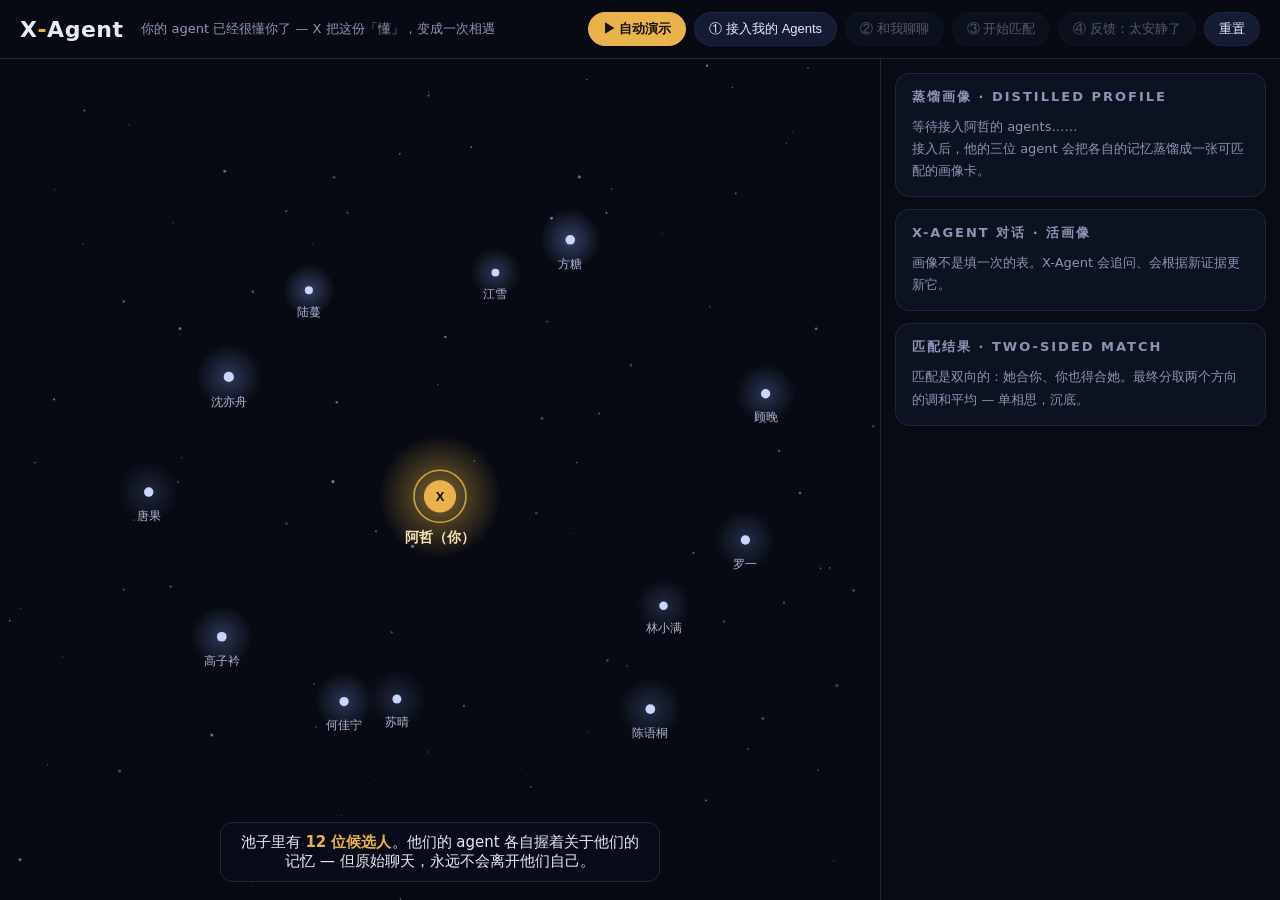
<file: index.html>
<!DOCTYPE html>
<html lang="zh-CN">
<head>
<meta charset="utf-8">
<meta name="viewport" content="width=device-width, initial-scale=1">
<title>X-Agent · 智能体池匹配网络</title>
<style>
  :root{
    --bg:#070a12; --panel:#0d1220; --line:#1d2740; --ink:#e8ecf6; --dim:#8b96b5;
    --gold:#e8b34b; --red:#ff4d5e; --cyan:#57c7ff; --green:#59d9a4;
  }
  *{box-sizing:border-box; margin:0; padding:0}
  body{background:var(--bg); color:var(--ink); font-family:"PingFang SC","Microsoft YaHei",system-ui,sans-serif; height:100vh; display:flex; flex-direction:column; overflow:hidden}
  header{display:flex; align-items:center; gap:18px; padding:12px 20px; border-bottom:1px solid var(--line); flex-wrap:wrap}
  .logo{font-size:22px; font-weight:800; letter-spacing:.5px}
  .logo b{color:var(--gold)}
  .tagline{color:var(--dim); font-size:13px}
  .controls{margin-left:auto; display:flex; gap:8px; flex-wrap:wrap}
  button{background:#141c33; color:var(--ink); border:1px solid var(--line); border-radius:999px; padding:7px 14px; font-size:13px; cursor:pointer; transition:.2s}
  button:hover:not(:disabled){border-color:var(--gold); color:var(--gold)}
  button:disabled{opacity:.35; cursor:not-allowed}
  button.primary{background:var(--gold); color:#14100a; font-weight:700; border-color:var(--gold)}
  main{flex:1; display:flex; min-height:0}
  .stage{flex:1.9; position:relative; min-width:0}
  canvas{position:absolute; inset:0; width:100%; height:100%}
  #stageCaption{position:absolute; left:50%; bottom:18px; transform:translateX(-50%); max-width:86%;
    background:rgba(10,14,26,.82); border:1px solid var(--line); border-radius:12px; padding:10px 18px;
    font-size:15px; text-align:center; backdrop-filter:blur(6px); transition:opacity .4s}
  #stageCaption b{color:var(--gold)}
  aside{width:400px; border-left:1px solid var(--line); padding:14px; overflow-y:auto; display:flex; flex-direction:column; gap:12px; background:rgba(9,12,22,.6)}
  .card{background:var(--panel); border:1px solid var(--line); border-radius:14px; padding:14px 16px}
  .card h3{font-size:13px; color:var(--dim); letter-spacing:2px; margin-bottom:10px; font-weight:600}
  .placeholder{color:var(--dim); font-size:13px; line-height:1.7}
  .fade-item{opacity:0; transform:translateY(6px); transition:opacity .5s, transform .5s}
  .fade-item.in{opacity:1; transform:none}
  .p-name{font-size:20px; font-weight:800}
  .p-meta{color:var(--dim); font-size:13px; margin-left:8px}
  .p-essence{color:#c9d2e8; font-size:13.5px; line-height:1.65; margin:8px 0 4px}
  .p-sec{margin-top:10px}
  .p-sec .k{font-size:12px; color:var(--dim); margin-bottom:5px}
  .chips{display:flex; flex-wrap:wrap; gap:5px}
  .chip{font-size:12px; padding:3px 9px; border-radius:999px; border:1px solid var(--line); background:#121a2e}
  .chip.need{border-color:#3a5a8c; color:#a9c8ff}
  .chip.offer{border-color:#7a5a1e; color:#ffd98a}
  .chip.flash{animation:flash 1.2s}
  @keyframes flash{0%{background:#3a2c07}100%{background:#121a2e}}
  .trait{display:flex; align-items:center; gap:8px; margin:5px 0; font-size:12.5px}
  .trait .t-name{width:64px; color:#c9d2e8}
  .trait .t-bar{flex:1; height:6px; background:#182136; border-radius:3px; overflow:hidden}
  .trait .t-fill{height:100%; background:linear-gradient(90deg,#3f6fd8,var(--cyan)); border-radius:3px; transition:width 1s cubic-bezier(.2,.8,.2,1)}
  .trait .t-val{width:30px; text-align:right; color:var(--dim)}
  .grid2{display:grid; grid-template-columns:1fr 1fr; gap:10px}
  .bubble{max-width:92%; padding:8px 12px; border-radius:12px; font-size:13.5px; line-height:1.55; margin:6px 0}
  .bubble.q{background:#16233f; border:1px solid #24406e}
  .bubble.a{background:#1d2a1a; border:1px solid #33512c; margin-left:auto}
  .bubble .who{font-size:11px; color:var(--dim); display:block; margin-bottom:2px}
  .winner-name{font-size:19px; font-weight:800}
  .winner-name .score{color:var(--red); margin-left:8px}
  .demoted{font-size:12px; color:var(--red); border:1px solid #5c2230; background:#2a1116; padding:2px 8px; border-radius:999px; margin-left:6px}
  .reason{font-size:13.5px; line-height:1.5; padding:5px 0 5px 18px; position:relative; color:#dbe3f4}
  .reason:before{content:"✓"; position:absolute; left:0; color:var(--green)}
  .bd-row{display:flex; align-items:center; gap:8px; margin:6px 0; font-size:12.5px}
  .bd-row .b-name{width:118px; color:#c9d2e8}
  .bd-row .b-bar{flex:1; height:6px; background:#182136; border-radius:3px; overflow:hidden}
  .bd-row .b-fill{height:100%; background:linear-gradient(90deg,#8a6a1f,var(--gold)); transition:width 1s}
  .bd-row .b-val{width:34px; text-align:right; color:var(--dim)}
  .dirline{font-size:12.5px; color:var(--dim); margin-top:8px; line-height:1.7}
  .dirline b{color:var(--ink)}
  .note{font-size:12.5px; color:#ffb3ba; background:#241016; border:1px solid #4a1f28; border-radius:10px; padding:8px 10px; line-height:1.6; margin-top:10px}
  #err{position:absolute; inset:0; display:none; place-items:center; color:#ffb3ba; font-size:15px; text-align:center; padding:30px; line-height:1.8}
</style>
</head>
<body>
<header>
  <div class="logo">X<b>-</b>Agent</div>
  <div class="tagline">你的 agent 已经很懂你了 — X 把这份「懂」，变成一次相遇</div>
  <div class="controls">
    <button id="btnAuto" class="primary">▶ 自动演示</button>
    <button id="btn1">① 接入我的 Agents</button>
    <button id="btn2" disabled>② 和我聊聊</button>
    <button id="btn3" disabled>③ 开始匹配</button>
    <button id="btn4" disabled>④ 反馈：太安静了</button>
    <button id="btnReset">重置</button>
  </div>
</header>
<main>
  <section class="stage">
    <canvas id="cv"></canvas>
    <div id="err">没能加载 demo_data.json。<br>请先运行 <b>python scripts/build_demo_data.py</b>，<br>再用 <b>python3 -m http.server</b> 打开本页（不要直接双击文件）。</div>
    <div id="stageCaption">池子里有 <b>12 位候选人</b>。他们的 agent 各自握着关于他们的记忆 — 但原始聊天，永远不会离开他们自己。</div>
  </section>
  <aside>
    <div class="card" id="profileCard">
      <h3>蒸馏画像 · DISTILLED PROFILE</h3>
      <div id="profileBody"><div class="placeholder">等待接入阿哲的 agents……<br>接入后，他的三位 agent 会把各自的记忆蒸馏成一张可匹配的画像卡。</div></div>
    </div>
    <div class="card" id="chatCard">
      <h3>X-AGENT 对话 · 活画像</h3>
      <div id="chatBody"><div class="placeholder">画像不是填一次的表。X-Agent 会追问、会根据新证据更新它。</div></div>
    </div>
    <div class="card" id="matchCard">
      <h3>匹配结果 · TWO-SIDED MATCH</h3>
      <div id="matchBody"><div class="placeholder">匹配是双向的：她合你、你也得合她。最终分取两个方向的调和平均 — 单相思，沉底。</div></div>
    </div>
  </aside>
</main>
<script>
"use strict";
const $ = s => document.querySelector(s);
const sleep = ms => new Promise(r => setTimeout(r, ms));
const cv = $("#cv"), ctx = cv.getContext("2d");
let W = 0, H = 0, DPR = 1;

function resize(){
  DPR = Math.min(2, window.devicePixelRatio || 1);
  W = cv.clientWidth; H = cv.clientHeight;
  cv.width = W * DPR; cv.height = H * DPR;
  ctx.setTransform(DPR, 0, 0, DPR, 0, 0);
}
window.addEventListener("resize", resize);

let D = null;                 // demo_data.json
const nodes = {};             // id -> {x,y,z,name,kind,r,glow}
let heroId = "azhe";
const edges = [];             // {to, state, prog, score, passed}
const pulses = [];            // {from,to,t,speed,color,width}
let stars = [];
let phase = 0, animating = false;
const agentPos = [{x:.14,y:.15},{x:.5,y:.07},{x:.86,y:.15}];

function P(nx, ny){ return [nx * W, ny * H]; }

function buildScene(){
  stars = Array.from({length:110}, () => ({x:Math.random()*W, y:Math.random()*H, r:Math.random()*1.3+.3, p:Math.random()*6.28}));
  const hero = D.protagonist;
  nodes[heroId] = {x:.5, y:.52, z:1, name:hero.name, kind:"hero", r:26};
  D.pool.forEach(p => { nodes[p.id] = {x:p.x, y:p.y, z:p.z, name:p.name, kind:"cand", r:9 + p.z*8}; });
  D.sources.forEach((s, i) => { nodes["src"+i] = {x:agentPos[i].x, y:agentPos[i].y, z:.8, name:s.name, kind:"src", r:13, desc:s.desc, alpha:0}; });
}

function spawnPulse(from, to, color, speed, width){
  pulses.push({from, to, t:0, speed:speed||0.012, color:color||"#e8b34b", width:width||2});
}

function drawNode(n, t){
  const [x, y] = P(n.x, n.y);
  const a = n.alpha === undefined ? 1 : n.alpha;
  ctx.save(); ctx.globalAlpha = a;
  if(n.kind === "hero"){
    const g = ctx.createRadialGradient(x, y, 2, x, y, n.r*2.4);
    g.addColorStop(0, "rgba(232,179,75,.5)"); g.addColorStop(1, "rgba(232,179,75,0)");
    ctx.fillStyle = g; ctx.beginPath(); ctx.arc(x, y, n.r*2.4, 0, 6.29); ctx.fill();
    ctx.fillStyle = "#e8b34b"; ctx.beginPath(); ctx.arc(x, y, n.r*.62, 0, 6.29); ctx.fill();
    ctx.strokeStyle = "rgba(232,179,75,.85)"; ctx.lineWidth = 1.6;
    ctx.beginPath(); ctx.arc(x, y, n.r, 0, 6.29); ctx.stroke();
    ctx.fillStyle = "#0a0d16"; ctx.font = "700 13px sans-serif"; ctx.textAlign = "center"; ctx.textBaseline = "middle";
    ctx.fillText("X", x, y+1);
    ctx.fillStyle = "#f4e3bb"; ctx.font = "600 14px sans-serif";
    ctx.fillText(n.name + "（你）", x, y + n.r + 16);
  } else if(n.kind === "src"){
    ctx.fillStyle = "#16233f"; ctx.strokeStyle = "#3f6fd8"; ctx.lineWidth = 1.4;
    ctx.beginPath(); ctx.arc(x, y, n.r, 0, 6.29); ctx.fill(); ctx.stroke();
    ctx.fillStyle = "#a9c8ff"; ctx.font = "11px sans-serif"; ctx.textAlign = "center"; ctx.textBaseline = "middle";
    ctx.fillText("AI", x, y);
    ctx.fillStyle = "#8b96b5"; ctx.font = "12px sans-serif";
    ctx.fillText(n.name, x, y - n.r - 12);
  } else {
    const tw = .75 + .25 * Math.sin(t/900 + n.x*20);
    const g = ctx.createRadialGradient(x, y, 1, x, y, n.r*2.1);
    g.addColorStop(0, "rgba(140,170,255," + (.34*tw) + ")"); g.addColorStop(1, "rgba(140,170,255,0)");
    ctx.fillStyle = g; ctx.beginPath(); ctx.arc(x, y, n.r*2.1, 0, 6.29); ctx.fill();
    ctx.fillStyle = "#c9d6ff"; ctx.beginPath(); ctx.arc(x, y, Math.max(2.5, n.r*.32), 0, 6.29); ctx.fill();
    ctx.fillStyle = "rgba(200,212,240,.85)"; ctx.font = "12px sans-serif"; ctx.textAlign = "center";
    ctx.fillText(n.name, x, y + n.r + 13);
  }
  ctx.restore();
}

function drawEdge(e, t){
  const a = nodes[heroId], b = nodes[e.to];
  if(!a || !b) return;
  const [x1, y1] = P(a.x, a.y), [x2, y2] = P(b.x, b.y);
  const ex = x1 + (x2 - x1) * e.prog, ey = y1 + (y2 - y1) * e.prog;
  ctx.save();
  if(e.state === "winner"){
    ctx.strokeStyle = "rgba(255,77,94,.16)"; ctx.lineWidth = 7; ctx.lineCap = "round";
    ctx.beginPath(); ctx.moveTo(x1, y1); ctx.lineTo(ex, ey); ctx.stroke();
    const grad = ctx.createLinearGradient(x1, y1, x2, y2);
    grad.addColorStop(0, "#e8b34b"); grad.addColorStop(1, "#ff4d5e");
    ctx.strokeStyle = grad; ctx.lineWidth = 2.6;
    ctx.beginPath(); ctx.moveTo(x1, y1); ctx.lineTo(ex, ey); ctx.stroke();
  } else if(e.state === "rejected"){
    ctx.strokeStyle = "rgba(255,90,100,.28)"; ctx.lineWidth = 1; ctx.setLineDash([4, 5]);
    ctx.beginPath(); ctx.moveTo(x1, y1); ctx.lineTo(ex, ey); ctx.stroke(); ctx.setLineDash([]);
    ctx.fillStyle = "rgba(255,120,130,.9)"; ctx.font = "13px sans-serif"; ctx.textAlign = "center";
    ctx.fillText("✕", (x1+x2)/2, (y1+y2)/2 - 6);
  } else if(e.state === "kept"){
    ctx.strokeStyle = "rgba(232,179,75,.20)"; ctx.lineWidth = 1.1;
    ctx.beginPath(); ctx.moveTo(x1, y1); ctx.lineTo(ex, ey); ctx.stroke();
  } else { // evaluating
    ctx.strokeStyle = "rgba(120,180,255,.75)"; ctx.lineWidth = 1.4;
    ctx.beginPath(); ctx.moveTo(x1, y1); ctx.lineTo(ex, ey); ctx.stroke();
  }
  if(e.score !== null && e.prog >= 1 && e.state !== "idle"){
    ctx.fillStyle = e.state === "winner" ? "#ffd7da" : "rgba(200,212,240,.75)";
    ctx.font = (e.state === "winner" ? "700 15px" : "12px") + " sans-serif"; ctx.textAlign = "center";
    ctx.fillText(e.score.toFixed(3), (x1+x2)/2, (y1+y2)/2 - 10);
  }
  ctx.restore();
}

function frame(t){
  ctx.clearRect(0, 0, W, H);
  for(const s of stars){
    ctx.globalAlpha = .25 + .35 * Math.abs(Math.sin(t/1400 + s.p));
    ctx.fillStyle = "#aFC4ff"; ctx.beginPath(); ctx.arc(s.x, s.y, s.r, 0, 6.29); ctx.fill();
  }
  ctx.globalAlpha = 1;
  for(const e of edges) drawEdge(e, t);
  for(let i = pulses.length - 1; i >= 0; i--){
    const p = pulses[i];
    const a = nodes[p.from], b = nodes[p.to];
    if(!a || !b){ pulses.splice(i, 1); continue; }
    const [x1, y1] = P(a.x, a.y), [x2, y2] = P(b.x, b.y);
    const x = x1 + (x2 - x1) * p.t, y = y1 + (y2 - y1) * p.t;
    ctx.save(); ctx.fillStyle = p.color; ctx.shadowColor = p.color; ctx.shadowBlur = 9;
    ctx.beginPath(); ctx.arc(x, y, p.width, 0, 6.29); ctx.fill(); ctx.restore();
    p.t += p.speed;
    if(p.t > 1) pulses.splice(i, 1);
  }
  for(const id in nodes) drawNode(nodes[id], t);
  requestAnimationFrame(frame);
}

function caption(html){ $("#stageCaption").innerHTML = html; }

function traitRow(axis, v){
  return '<div class="trait"><span class="t-name">' + axis.label + '</span>' +
    '<span class="t-bar"><span class="t-fill" data-axis="' + axis.key + '" style="width:0%"></span></span>' +
    '<span class="t-val" data-val="' + axis.key + '">' + v.toFixed(2) + '</span></div>';
}

function renderProfile(){
  const p = D.protagonist, tr = D.protagonist_traits;
  const chips = (arr, cls) => arr.map(x => '<span class="chip ' + (cls||"") + '">' + x + '</span>').join("");
  $("#profileBody").innerHTML =
    '<div class="fade-item"><span class="p-name">' + p.name + '</span><span class="p-meta">' + p.age + " · " + p.city + " · " + p.job + '</span></div>' +
    '<p class="p-essence fade-item">' + p.essence + '</p>' +
    '<div class="p-sec fade-item"><div class="k">价值观（排序）</div><div class="chips">' + chips(p.values) + '</div></div>' +
    '<div class="p-sec fade-item"><div class="k">特质滑杆 · sim 求同 / comp 互补</div>' +
      D.axes.map(a => traitRow(a, tr[a.key])).join("") + '</div>' +
    '<div class="grid2 fade-item"><div class="p-sec"><div class="k">我寻找 needs</div><div class="chips">' + chips(p.needs, "need") + '</div></div>' +
    '<div class="p-sec"><div class="k">我能给 offers</div><div class="chips">' + chips(p.offers, "offer") + '</div></div></div>' +
    '<div class="p-sec fade-item"><div class="k">兴趣</div><div class="chips">' + chips(p.interests) + '</div></div>';
  const items = $("#profileBody").querySelectorAll(".fade-item");
  items.forEach((el, i) => setTimeout(() => el.classList.add("in"), 120 * i));
  setTimeout(() => {
    D.axes.forEach(a => {
      const f = document.querySelector('[data-axis="' + a.key + '"]');
      if(f) f.style.width = (D.protagonist_traits[a.key] * 100) + "%";
    });
  }, 350);
}

async function phase1(){
  if(animating || phase >= 1) return; animating = true; phase = 1;
  caption("阿哲的三个 agent 各自蒸馏出画像的一部分 — 光流汇向 X-Agent，正在拼成同一张画像卡……");
  const srcIds = D.sources.map((_, i) => "src" + i);
  for(const id of srcIds){ nodes[id].alpha = 0; }
  for(let k = 0; k < 30; k++){
    srcIds.forEach(id => { if(nodes[id].alpha < 1) nodes[id].alpha = Math.min(1, (nodes[id].alpha||0) + .08); });
    if(k % 4 === 0) srcIds.forEach(id => spawnPulse(id, heroId, "#57c7ff", .02, 1.8));
    await sleep(50);
  }
  renderProfile();
  await sleep(900);
  caption("蒸馏完成。注意：进入池子的只有这张<b>结构化画像卡</b> — 原始聊天记录，一个字都没有离开过阿哲的 agent。");
  $("#btn2").disabled = false; animating = false;
}

async function phase2(){
  if(animating || phase >= 2) return; animating = true; phase = 2;
  $("#chatBody").innerHTML = "";
  for(const beat of D.qa_beats){
    caption("X-Agent 在追问 — 每个新答案都会被再次蒸馏，merge 进画像卡。");
    const q = document.createElement("div");
    q.className = "bubble q"; q.innerHTML = '<span class="who">X-Agent</span>' + beat.q;
    $("#chatBody").appendChild(q); await sleep(1100);
    const a = document.createElement("div");
    a.className = "bubble a"; a.innerHTML = '<span class="who">' + D.protagonist.name + '</span>' + beat.a;
    $("#chatBody").appendChild(a); await sleep(1000);
    for(const u of beat.updates){
      const axis = D.axes.find(x => u.label.indexOf(x.label) >= 0);
      if(axis){
        const f = document.querySelector('[data-axis="' + axis.key + '"]');
        const v = document.querySelector('[data-val="' + axis.key + '"]');
        if(f) f.style.width = (u.to * 100) + "%";
        if(v) v.textContent = u.to.toFixed(2);
      } else {
        const chip = [...document.querySelectorAll(".chip.need")].find(c => u.label.indexOf(c.textContent) >= 0);
        if(chip){ chip.classList.remove("flash"); void chip.offsetWidth; chip.classList.add("flash"); }
      }
    }
    await sleep(800);
  }
  caption("画像更新完毕 — 它是<b>活的</b>：置信度加权 merge，新证据推动它，但从不推翻它。");
  $("#btn3").disabled = false; animating = false;
}

function fillMatchPanel(r, title, extraNote){
  const c = r.candidate, bd = r.breakdown;
  const rows = [
    ["她覆盖你的需求", bd.needs_covered_by_candidate],
    ["你覆盖她的需求", bd.needs_covered_by_protagonist],
    ["价值观契合", bd.values], ["特质合拍/互补", bd.traits], ["共同兴趣", bd.interests],
  ];
  $("#matchBody").innerHTML =
    '<div class="winner-name">' + title + "：" + c.name + '<span class="score">' + r.score.toFixed(3) + '</span></div>' +
    '<div class="p-meta" style="margin:4px 0 6px">' + c.age + " 岁 · " + c.city + " · " + c.job + '</div>' +
    '<p class="p-essence">' + c.essence + '</p>' +
    r.reasons.map(x => '<div class="reason">' + x + '</div>').join("") +
    '<div style="margin-top:10px">' + rows.map(x =>
      '<div class="bd-row"><span class="b-name">' + x[0] + '</span><span class="b-bar"><span class="b-fill" style="width:' + (x[1]*100) + '%"></span></span><span class="b-val">' + x[1].toFixed(2) + '</span></div>').join("") + '</div>' +
    '<div class="dirline">双向分：她合你 <b>' + r.score_a_to_b.toFixed(3) + '</b> · 你合她 <b>' + r.score_b_to_a.toFixed(3) + '</b><br>最终分 = 两者的<b>调和平均</b> — 任何一头塌了，整体就塌。</div>' +
    (extraNote ? '<div class="note">' + extraNote + '</div>' : "");
}

async function lockWinner(r, captionHtml){
  const e = edges.find(x => x.to === r.candidate_id);
  if(e){ e.state = "winner"; e.score = r.score; }
  caption(captionHtml);
  const iv = setInterval(() => { if(e) spawnPulse(heroId, r.candidate_id, "#ff8a5e", .011, 2.2); }, 420);
  setTimeout(() => clearInterval(iv), 6000);
  spawnPulse(heroId, r.candidate_id, "#ff4d5e", .011, 2.6);
}

async function phase3(){
  if(animating || phase >= 3) return; animating = true; phase = 3;
  caption("开始匹配：先过硬约束，再算双向分 — 每条候选连接都会当场评估。");
  await sleep(700);
  const ranking = D.rankings.default;
  for(const r of ranking){
    const e = {to: r.candidate_id, state: "evaluating", prog: 0, score: null, passed: r.passed};
    edges.push(e);
    for(let k = 0; k <= 10; k++){ e.prog = k / 10; await sleep(24); }
    e.score = r.score;
    e.state = r.passed ? "kept" : "rejected";
    if(!r.passed) caption("✕ <b>" + r.candidate.name + "</b> 被硬约束淘汰：" + r.failed_rules[0]);
    await sleep(r.passed ? 210 : 620);
  }
  const winner = ranking.find(r => r.passed);
  fillMatchPanel(winner, "最佳连接", "");
  await lockWinner(winner, "千条连接里，只有一条亮到最后 — <b>" + winner.candidate.name + "</b>，双向匹配 " + winner.score.toFixed(3) + "。这就是红线。");
  $("#btn4").disabled = false; animating = false;
}

async function phase4(){
  if(animating || phase >= 4) return; animating = true; phase = 4;
  const fb = D.feedback;
  caption("阿哲看了一眼，说：<b>「" + fb.text + "」</b>");
  await sleep(1300);
  const oldWinner = edges.find(e => e.state === "winner");
  if(oldWinner){ oldWinner.state = "kept"; oldWinner.score = null; }
  const ranking = D.rankings.after_feedback;
  const winner = ranking.find(r => r.passed);
  const demoted = ranking.find(r => r.demoted_by_feedback && r.candidate_id === (oldWinner ? oldWinner.to : ""));
  const note = fb.note + (demoted ? " " + demoted.candidate.name + " 因此从 " +
    D.rankings.default.find(r => r.candidate_id === demoted.candidate_id).score.toFixed(3) +
    " 降到 " + demoted.score.toFixed(3) + "。" : "");
  fillMatchPanel(winner, "反馈后的连接", note);
  const e = edges.find(x => x.to === winner.candidate_id);
  if(e){ e.state = "winner"; e.score = winner.score; }
  const iv = setInterval(() => spawnPulse(heroId, winner.candidate_id, "#ff8a5e", .011, 2.2), 420);
  setTimeout(() => clearInterval(iv), 6000);
  caption("反馈没有重掷骰子 — 它变成了一条<b>可解释的门槛</b>。红线断开，又重新系上：<b>" + winner.candidate.name + "</b>。");
  animating = false;
}

$("#btn1").onclick = phase1;
$("#btn2").onclick = phase2;
$("#btn3").onclick = phase3;
$("#btn4").onclick = phase4;
$("#btnReset").onclick = () => location.reload();
$("#btnAuto").onclick = async () => {
  $("#btnAuto").disabled = true;
  await phase1(); await sleep(600);
  await phase2(); await sleep(600);
  await phase3(); await sleep(1600);
  await phase4();
};

fetch("demo_data.json").then(r => { if(!r.ok) throw new Error("bad"); return r.json(); })
  .then(data => { D = data; heroId = D.protagonist.id; resize(); buildScene(); requestAnimationFrame(frame);
    if(new URLSearchParams(location.search).has("auto")) setTimeout(() => $("#btnAuto").click(), 700); })
  .catch(() => { $("#err").style.display = "grid"; });
resize();
</script>
</body>
</html>
</file>
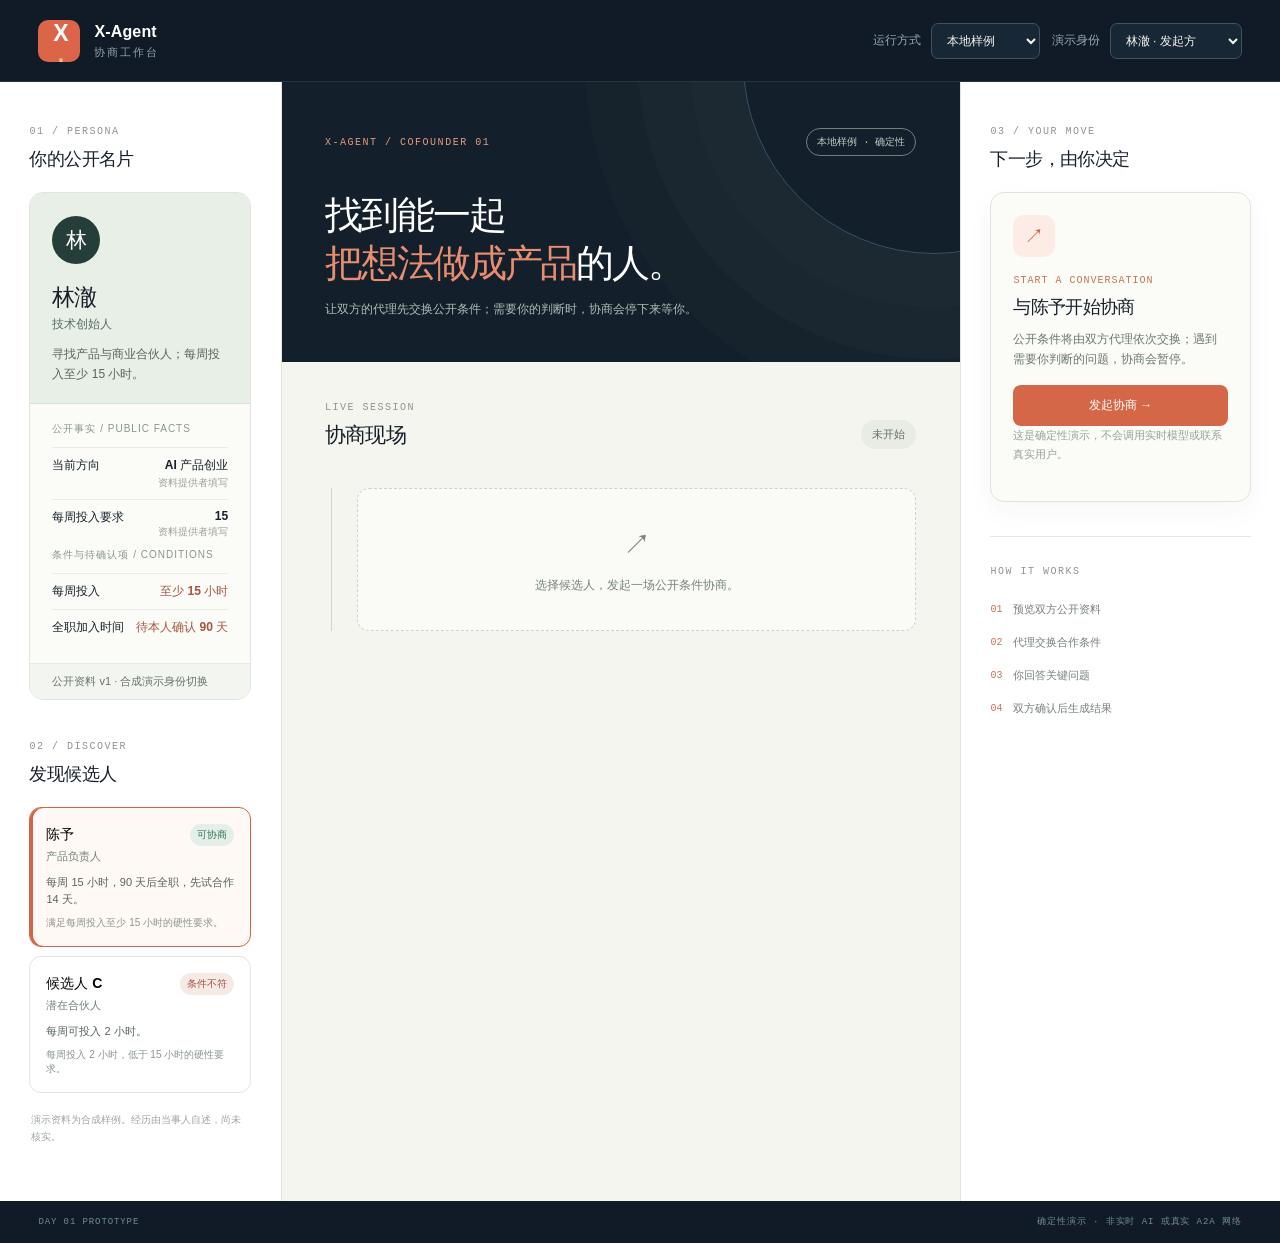
<file: web/index.html>
<!doctype html>
<html lang="zh-CN">
  <head>
    <meta charset="utf-8">
    <meta name="viewport" content="width=device-width, initial-scale=1">
    <meta name="theme-color" content="#101b27">
    <title>X-Agent · 创业合伙人协商台</title>
    <link rel="stylesheet" href="./styles.css">
    <script type="module" src="./app.js"></script>
  </head>
  <body>
    <div class="app-shell">
      <header class="topbar">
        <div class="brand" aria-label="X-Agent">
          <span class="brand-mark" aria-hidden="true">X<span>·</span></span>
          <span class="brand-copy"><strong>X-Agent</strong><small>协商工作台</small></span>
        </div>
        <div class="topbar-controls">
          <label class="control-pair" for="mode-select"><span>运行方式</span><select id="mode-select"><option value="sample">本地样例</option><option value="api">本地 API</option></select></label>
          <label class="control-pair" for="owner-select"><span>演示身份</span><select id="owner-select"><option value="owner-a">林澈 · 发起方</option><option value="owner-b">陈予 · 候选方</option></select></label>
        </div>
      </header>

      <main class="workspace">
        <aside class="left-rail" aria-label="身份与候选人">
          <div class="rail-heading"><span class="eyebrow">01 / PERSONA</span><h2>你的公开名片</h2></div>
          <section id="profile-card" class="profile-card" aria-live="polite"></section>
          <div class="rail-heading candidates-heading"><span class="eyebrow">02 / DISCOVER</span><h2>发现候选人</h2></div>
          <div id="candidate-list" class="candidate-list"></div>
          <p class="rail-note">演示资料为合成样例。经历由当事人自述，尚未核实。</p>
        </aside>

        <section class="main-panel" aria-label="协商进展">
          <div class="hero">
            <div class="hero-topline"><span class="eyebrow">X-AGENT / COFOUNDER 01</span><span id="mode-badge" class="mode-badge">本地样例</span></div>
            <h1>找到能一起<br><em>把想法做成产品</em>的人。</h1>
            <p>让双方的代理先交换公开条件；需要你的判断时，协商会停下来等你。</p>
          </div>
          <div id="notice" class="notice" role="status" aria-live="polite" hidden></div>
          <div class="session-bar">
            <div><span class="eyebrow">LIVE SESSION</span><h2>协商现场</h2></div>
            <div class="session-actions"><span id="session-status" class="status-pill">未开始</span><button id="new-session-button" class="text-button" type="button" hidden>开始新会话 ↗</button></div>
          </div>
          <div id="session-meta" class="session-meta" hidden></div>
          <div id="timeline" class="timeline" aria-live="polite"></div>
        </section>

        <aside class="right-rail" aria-label="下一步行动">
          <div class="rail-heading"><span class="eyebrow">03 / YOUR MOVE</span><h2>下一步，由你决定</h2></div>
          <div id="action-card" class="action-card" aria-live="polite"></div>
          <section class="how-it-works">
            <span class="eyebrow">HOW IT WORKS</span>
            <ol><li><span>01</span>预览双方公开资料</li><li><span>02</span>代理交换合作条件</li><li><span>03</span>你回答关键问题</li><li><span>04</span>双方确认后生成结果</li></ol>
          </section>
        </aside>
      </main>
      <footer class="footer"><span>DAY 01 PROTOTYPE</span><span>确定性演示 · 非实时 AI 或真实 A2A 网络</span></footer>
    </div>
  </body>
</html>
</file>
<file: web/styles.css>
:root{font-family:'DM Sans','Noto Sans SC',-apple-system,BlinkMacSystemFont,sans-serif;color:#17202a;background:#f0f0ea;font-synthesis:none}*{box-sizing:border-box}body{margin:0;min-width:320px}button,select{font:inherit}button{cursor:pointer}button:disabled{cursor:not-allowed;opacity:.48}h1,h2,h3,p{margin-top:0}.app-shell{max-width:1840px;min-height:100vh;margin:auto;background:#f5f5ef}.topbar{height:82px;padding:0 clamp(20px,3vw,54px);display:flex;align-items:center;justify-content:space-between;gap:24px;background:#101b27;color:#fff;border-bottom:1px solid #263544}.brand{display:flex;align-items:center;gap:14px}.brand-mark{width:42px;height:42px;display:grid;place-items:center;background:#dc6549;color:#fff;font-weight:700;font-size:23px;letter-spacing:-3px;border-radius:10px}.brand-mark span{color:#ffc699}.brand-copy{display:flex;flex-direction:column;line-height:1.1;gap:5px}.brand-copy strong{font-size:16px;letter-spacing:.01em}.brand-copy small{color:#91a3ac;font-size:11px;letter-spacing:.18em}.topbar-controls{display:flex;align-items:center;gap:12px}.control-pair{display:flex;align-items:center;gap:10px;color:#97a8ad;font-size:12px}.control-pair select{max-width:170px;border:1px solid #43515d;background:#182735;color:#f7f7f2;border-radius:7px;padding:9px 28px 9px 11px;outline-offset:3px}.workspace{display:grid;grid-template-columns:minmax(260px,22%) minmax(410px,1fr) minmax(300px,25%);min-height:calc(100vh - 124px)}.left-rail,.right-rail{padding:38px clamp(20px,2.3vw,42px);background:#fff}.left-rail{border-right:1px solid #e3e4dd}.right-rail{border-left:1px solid #e3e4dd}.main-panel{padding:0 clamp(24px,3.4vw,58px) 54px;min-width:0}.eyebrow{font-family:'DM Mono',monospace;font-size:10px;letter-spacing:.15em;color:#8c958f;font-weight:500}.rail-heading{margin-bottom:21px}.rail-heading h2{font-size:18px;margin:9px 0 0;letter-spacing:-.035em}.profile-card{border:1px solid #e1e4dd;border-radius:14px;overflow:hidden;background:#fbfcf8}.profile-top{padding:23px 22px 18px;background:#e8efe6;border-bottom:1px solid #d8e3d7}.avatar{width:48px;height:48px;display:grid;place-items:center;border-radius:50%;background:#263e39;color:#fff;font-size:21px;margin-bottom:18px}.profile-name{font-size:23px;font-weight:700;letter-spacing:-.05em;margin:0 0 3px}.profile-role{font-size:12px;color:#566d64;margin:0}.profile-summary{font-size:12px;line-height:1.65;color:#59645b;margin:12px 0 0}.profile-body{padding:18px 22px}.detail-label{font-size:10px;color:#8a948d;letter-spacing:.1em;margin-bottom:11px}.fact-row,.requirement-row{display:flex;align-items:flex-start;justify-content:space-between;gap:8px;padding:9px 0;border-top:1px solid #e9ece6;font-size:12px}.fact-row:first-of-type,.requirement-row:first-of-type{border-top:0}.fact-value{font-weight:600;text-align:right}.source-note{display:block;font-size:10px;color:#9b9f9a;font-weight:400;margin-top:2px}.requirement-value{color:#a6543e;font-weight:700;text-align:right}.card-foot{padding:10px 22px;background:#f3f5f0;border-top:1px solid #e8ebe4;color:#67736d;font-size:11px}.candidates-heading{margin-top:35px}.candidate-list{display:grid;gap:9px}.candidate-button{width:100%;border:1px solid #e1e5dd;border-radius:12px;background:#fff;padding:16px;text-align:left;transition:border-color .2s,box-shadow .2s,transform .2s}.candidate-button:hover,.candidate-button:focus-visible{border-color:#d16447;box-shadow:0 4px 16px #172b2412;transform:translateY(-1px)}.candidate-button.selected{border-color:#d16447;background:#fff9f5;box-shadow:inset 3px 0 #d16447}.candidate-top{display:flex;justify-content:space-between;align-items:center;gap:6px}.candidate-name{font-weight:700;font-size:14px}.candidate-status{border-radius:20px;font-size:10px;padding:4px 7px;background:#e5efe9;color:#2d7652;white-space:nowrap}.candidate-status.blocked{background:#f6eae7;color:#a64e42}.candidate-role{font-size:11px;color:#707f76;margin-top:3px}.candidate-summary{font-size:11px;line-height:1.55;color:#58645c;margin:10px 0 0}.candidate-reason{display:block;font-size:10px;color:#8a958b;margin-top:8px}.rail-note{color:#9da69d;font-size:10px;line-height:1.7;margin:18px 2px}.hero{margin:0 calc(-1*clamp(24px,3.4vw,58px));padding:46px clamp(24px,3.4vw,58px) 42px;background:#13202b;color:#fff;position:relative;overflow:hidden}.hero:after{content:'';position:absolute;width:380px;height:380px;right:-165px;top:-210px;border:1px solid #385165;border-radius:50%;box-shadow:0 0 0 53px #ffffff03,0 0 0 105px #ffffff04,0 0 0 158px #ffffff03;pointer-events:none}.hero-topline{display:flex;align-items:center;justify-content:space-between;position:relative;z-index:1}.hero .eyebrow{color:#e59a7d}.mode-badge{border:1px solid #6c807d;color:#bdccc3;font-family:'DM Mono',monospace;border-radius:30px;padding:6px 10px;font-size:10px}.hero h1{font-size:clamp(28px,3vw,45px);letter-spacing:-.055em;line-height:1.24;margin:35px 0 13px;position:relative;z-index:1}.hero h1 em{font-style:normal;color:#e98d70}.hero p{font-size:12px;line-height:1.7;color:#aebcba;max-width:460px;margin:0;position:relative;z-index:1}.notice{margin-top:24px;border-radius:9px;background:#fff4e8;border:1px solid #efcfaf;padding:13px 15px;color:#7f4c28;font-size:12px;line-height:1.5}.notice.error{background:#fff0ec;border-color:#eab7a8;color:#8d3428}.session-bar{display:flex;align-items:flex-end;justify-content:space-between;gap:12px;margin:34px 0 15px}.session-bar h2{font-size:21px;margin:7px 0 0;letter-spacing:-.04em}.session-actions{display:flex;align-items:center;gap:10px}.status-pill{font-size:11px;border-radius:18px;padding:7px 11px;background:#e9ebe5;color:#607066;white-space:nowrap}.status-pill.waiting{background:#fff0de;color:#9c5a28}.status-pill.approval{background:#e7edf7;color:#41638c}.status-pill.connected{background:#dbf0e3;color:#277046}.status-pill.ended{background:#f5e8e4;color:#a34c3e}.text-button{background:transparent;border:0;color:#d26248;font-size:11px;font-weight:700;padding:6px}.text-button:hover{text-decoration:underline}.session-meta{display:flex;flex-wrap:wrap;gap:7px;margin-bottom:24px}.meta-chip{border:1px solid #dfe3da;border-radius:5px;color:#69766e;font-family:'DM Mono','Noto Sans SC',monospace;font-size:10px;padding:7px 9px;background:#fbfcf8}.timeline{position:relative;padding-left:25px;margin-left:6px;border-left:1px solid #cdd7ce;min-height:130px}.event{position:relative;margin-bottom:25px;padding:0 0 0 6px}.event:before{content:'';position:absolute;left:-32px;top:3px;width:12px;height:12px;border-radius:50%;background:#fff;border:3px solid #769484;box-sizing:border-box}.event.agent-b:before{border-color:#d8785a}.event.system:before{border-color:#bac5c2}.event.owner:before{border-color:#365a88}.event-head{display:flex;align-items:center;gap:8px;flex-wrap:wrap;margin-bottom:8px}.actor{font-size:11px;font-weight:700}.event.agent-a .actor{color:#2d7560}.event.agent-b .actor{color:#c45b3d}.event.system .actor{color:#647472}.event.owner .actor{color:#3b628f}.event-time{font-family:'DM Mono',monospace;font-size:10px;color:#9aa59d}.event-body{border:1px solid #e1e5dc;background:#fff;border-radius:10px;padding:15px 17px;font-size:12px;line-height:1.75;color:#47544c;box-shadow:0 2px 8px #111d1506}.event.system .event-body{background:#f2f4ef}.empty-timeline{border:1px dashed #cad4cb;border-radius:12px;background:#fafbf7;text-align:center;padding:34px 20px;color:#76837a;font-size:12px;line-height:1.6}.empty-icon{font-size:28px;margin-bottom:9px}.action-card{border:1px solid #e0e5db;border-radius:14px;background:#fbfcf8;padding:22px;box-shadow:0 9px 28px #182b1a0a}.action-icon{width:42px;height:42px;border-radius:11px;display:grid;place-items:center;background:#fdece5;color:#c76242;font-size:20px;margin-bottom:18px}.action-eyebrow{font-family:'DM Mono',monospace;color:#c77253;letter-spacing:.1em;font-size:10px;margin-bottom:9px}.action-card h3{font-size:18px;letter-spacing:-.04em;line-height:1.38;margin-bottom:9px}.action-card p{font-size:12px;color:#6b786e;line-height:1.72;margin-bottom:15px}.action-card .subtle{font-size:11px;color:#95a197}.action-card .scope-note{border-left:2px solid #d97858;padding-left:10px;color:#6e786e;font-size:11px;line-height:1.6;margin:15px 0}.primary-button,.secondary-button,.danger-button{width:100%;border:0;border-radius:8px;padding:12px 14px;font-size:12px;font-weight:700;transition:filter .2s,transform .2s}.primary-button{background:#d56749;color:#fff}.secondary-button{background:#e7eee7;color:#315844}.danger-button{background:#f7e7e2;color:#a74b3d}.primary-button:hover,.secondary-button:hover,.danger-button:hover{filter:brightness(.97);transform:translateY(-1px)}.option-list{display:grid;gap:8px;margin:17px 0}.option{display:flex;align-items:center;gap:10px;border:1px solid #e0e5de;border-radius:8px;background:#fff;padding:10px 11px;font-size:12px;line-height:1.45;cursor:pointer}.option:has(input:checked){border-color:#d57759;background:#fff6f0}.option input{accent-color:#d56749}.button-stack{display:grid;gap:8px}.approval-row{display:flex;justify-content:space-between;gap:10px;border-top:1px solid #e4e9df;padding:10px 0;font-size:11px}.approval-row strong{color:#386f50}.terms-list{list-style:none;margin:14px 0;padding:0}.terms-list li{display:flex;justify-content:space-between;gap:12px;border-top:1px solid #e5e9e1;padding:9px 0;font-size:11px;color:#677369}.terms-list li strong{color:#25342d;text-align:right}.how-it-works{margin-top:34px;padding-top:23px;border-top:1px solid #e5e8e1}.how-it-works ol{list-style:none;padding:0;margin:15px 0}.how-it-works li{display:flex;align-items:center;gap:11px;color:#768078;font-size:11px;padding:9px 0}.how-it-works li span{font-family:'DM Mono',monospace;color:#c57356;font-size:10px}.footer{display:flex;align-items:center;justify-content:space-between;gap:12px;height:42px;padding:0 clamp(20px,3vw,54px);background:#101b27;color:#748c94;font-family:'DM Mono','Noto Sans SC',monospace;font-size:9px;letter-spacing:.1em}button:focus-visible,select:focus-visible,input:focus-visible{outline:2px solid #d56749;outline-offset:3px}@media(max-width:1120px){.workspace{grid-template-columns:260px minmax(360px,1fr)}.right-rail{grid-column:2;grid-row:2;border-left:0;border-top:1px solid #e3e4dd;display:grid;grid-template-columns:1fr 1fr;align-items:start;gap:22px}.right-rail .rail-heading{grid-column:1/-1;margin-bottom:0}.how-it-works{margin-top:0}.main-panel{grid-column:2;grid-row:1}.left-rail{grid-row:1/3}}@media(max-width:760px){.topbar{height:auto;padding:18px 20px;align-items:flex-start}.topbar-controls{flex-wrap:wrap;justify-content:flex-end}.control-pair{font-size:0}.control-pair select{font-size:11px}.workspace{display:flex;flex-direction:column}.main-panel{order:1}.right-rail{order:2;display:block;border-top:0;border-bottom:1px solid #e3e4dd;padding:26px 22px}.left-rail{order:3;border:0;padding:26px 22px}.app-shell:not(.has-session) .left-rail{order:2}.app-shell:not(.has-session) .right-rail{order:3}.hero{padding-top:35px;padding-bottom:36px}.hero h1{margin-top:28px}.how-it-works{margin-top:26px}.profile-card{max-width:480px}.candidate-list{grid-template-columns:repeat(2,minmax(0,1fr))}.footer{height:auto;min-height:48px;padding:10px 20px;flex-wrap:wrap}}@media(max-width:500px){.brand-copy small{display:none}.topbar{gap:8px}.topbar-controls{gap:5px}.control-pair select{max-width:123px;padding:7px 5px;font-size:10px}.candidate-list{grid-template-columns:1fr}.session-bar{align-items:flex-start}.session-actions{flex-direction:column;align-items:flex-end}.footer{font-size:8px}}@media(prefers-reduced-motion:reduce){*,*:before,*:after{scroll-behavior:auto!important;transition:none!important;animation:none!important}}
</file>
